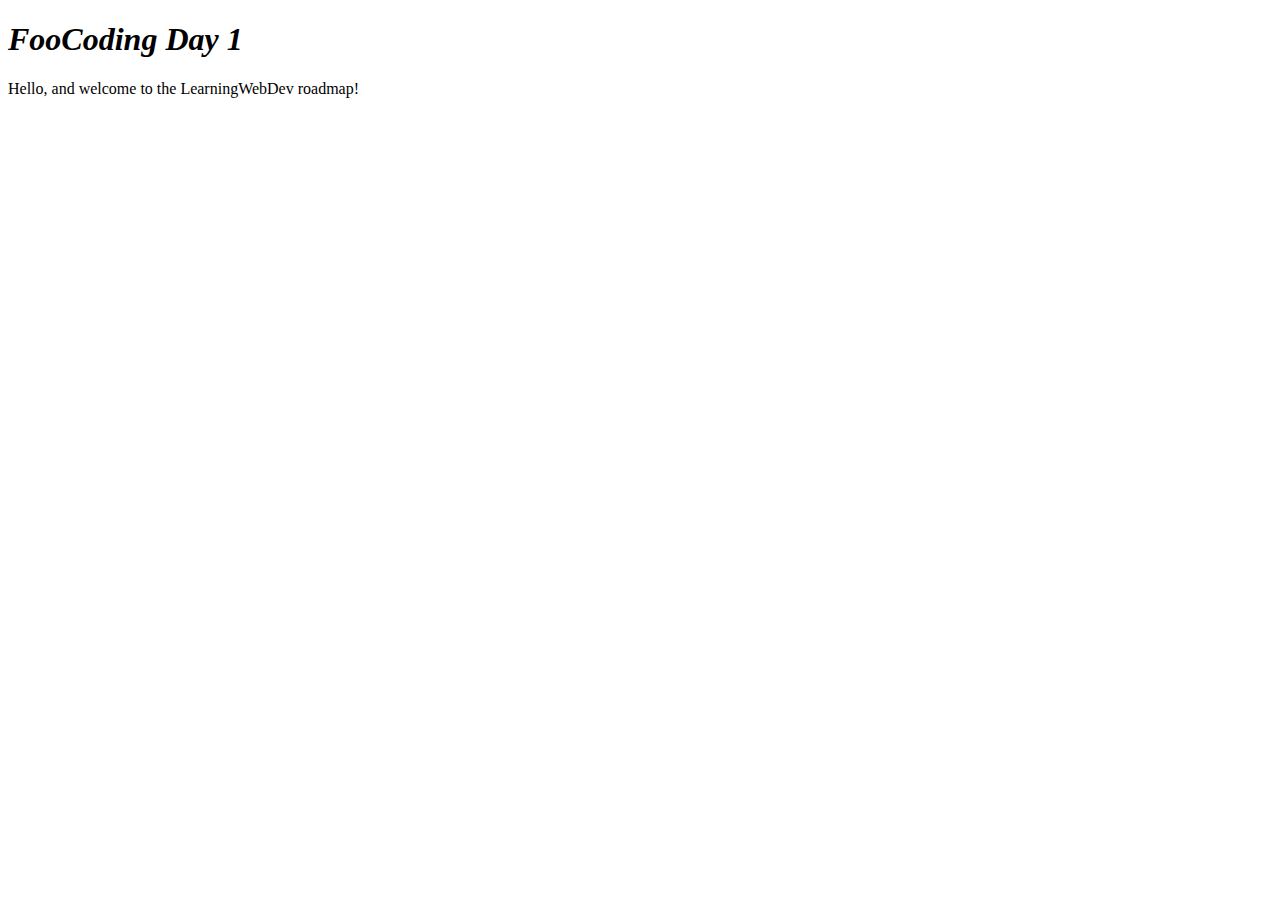
<file: FooCoding_W1/index.html>
<!DOCTYPE html>
<html lang="en">
<head>
  <meta charset="UTF-8">
  <meta http-equiv="X-UA-Compatible" content="IE=edge">
  <meta name="viewport" content="width=<device-width>, initial-scale=1.0">
  <title>Kim on FooCoding</title>
</head>
<body>
  <main>
    <h1><b><i>FooCoding Day 1</i></b></h1>
    <p>Hello, and welcome to the LearningWebDev roadmap!</p>
    </main>
</body>
</html>
</file>
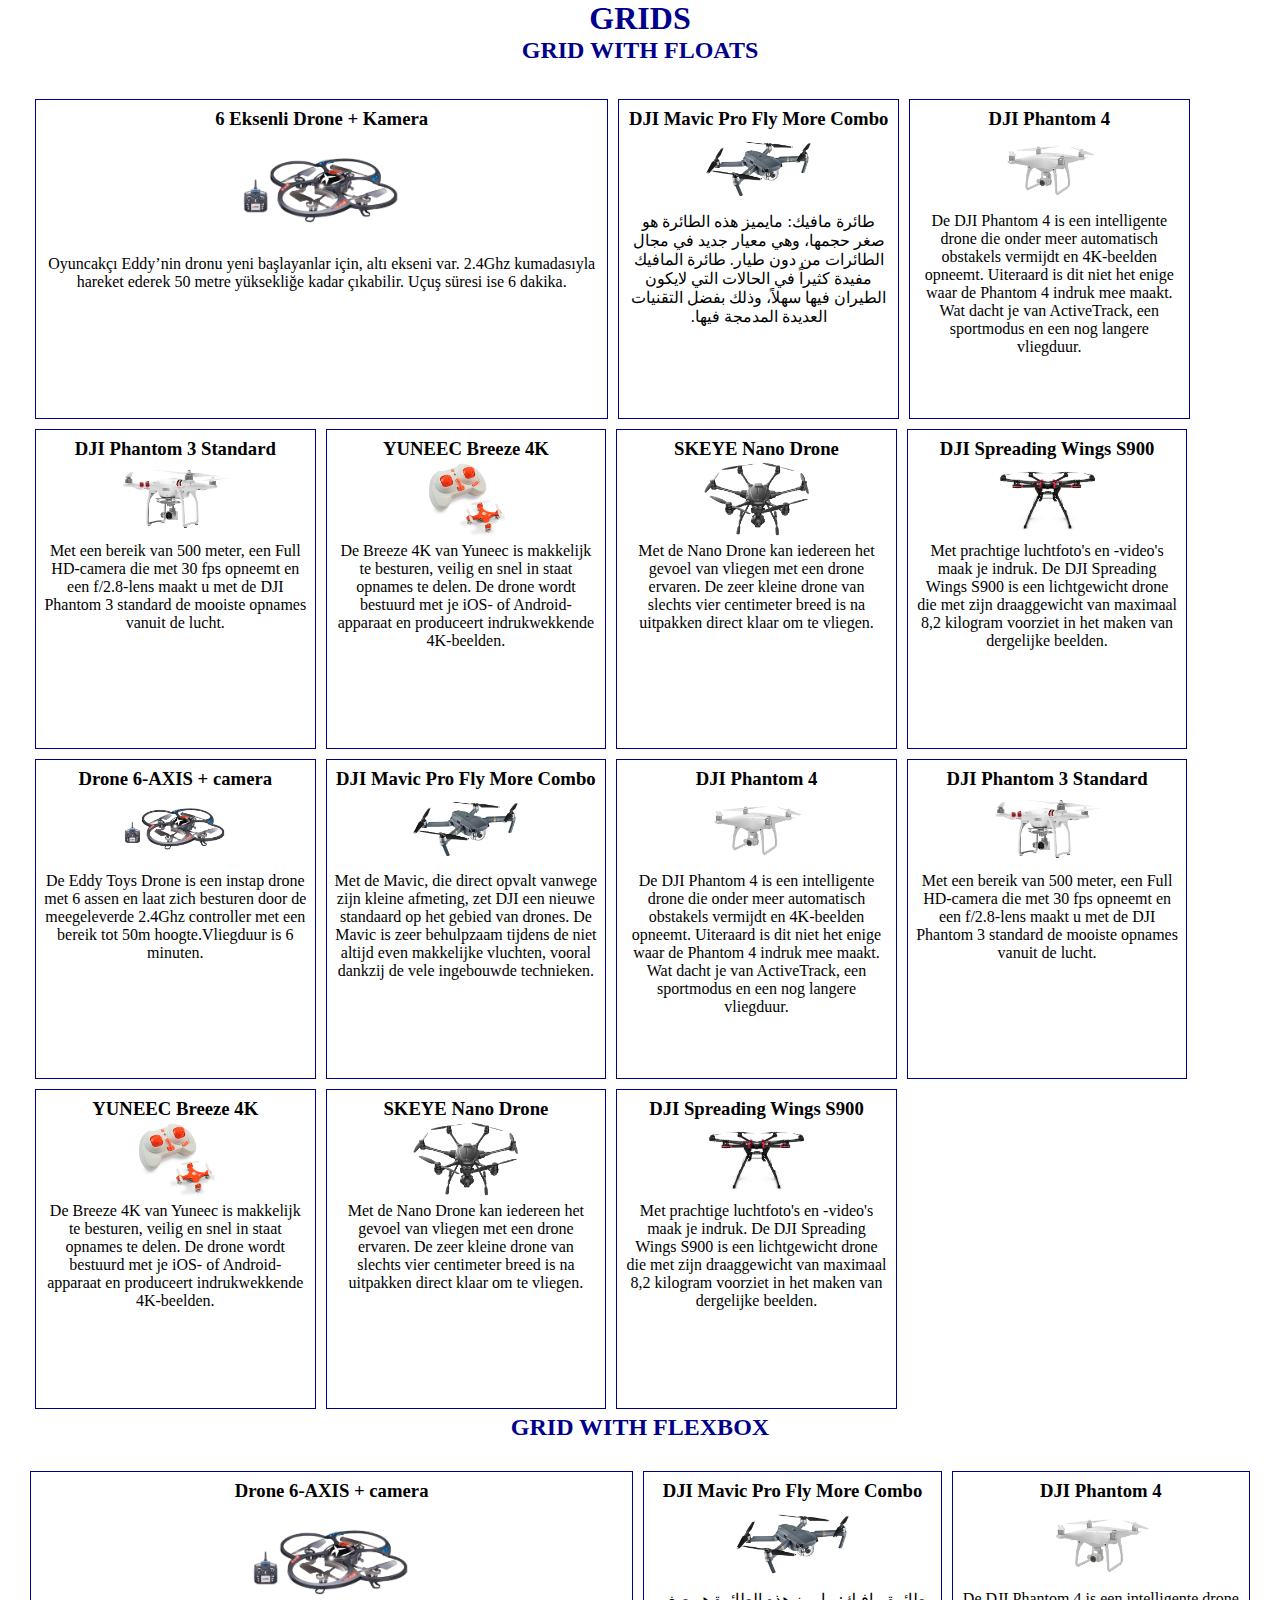
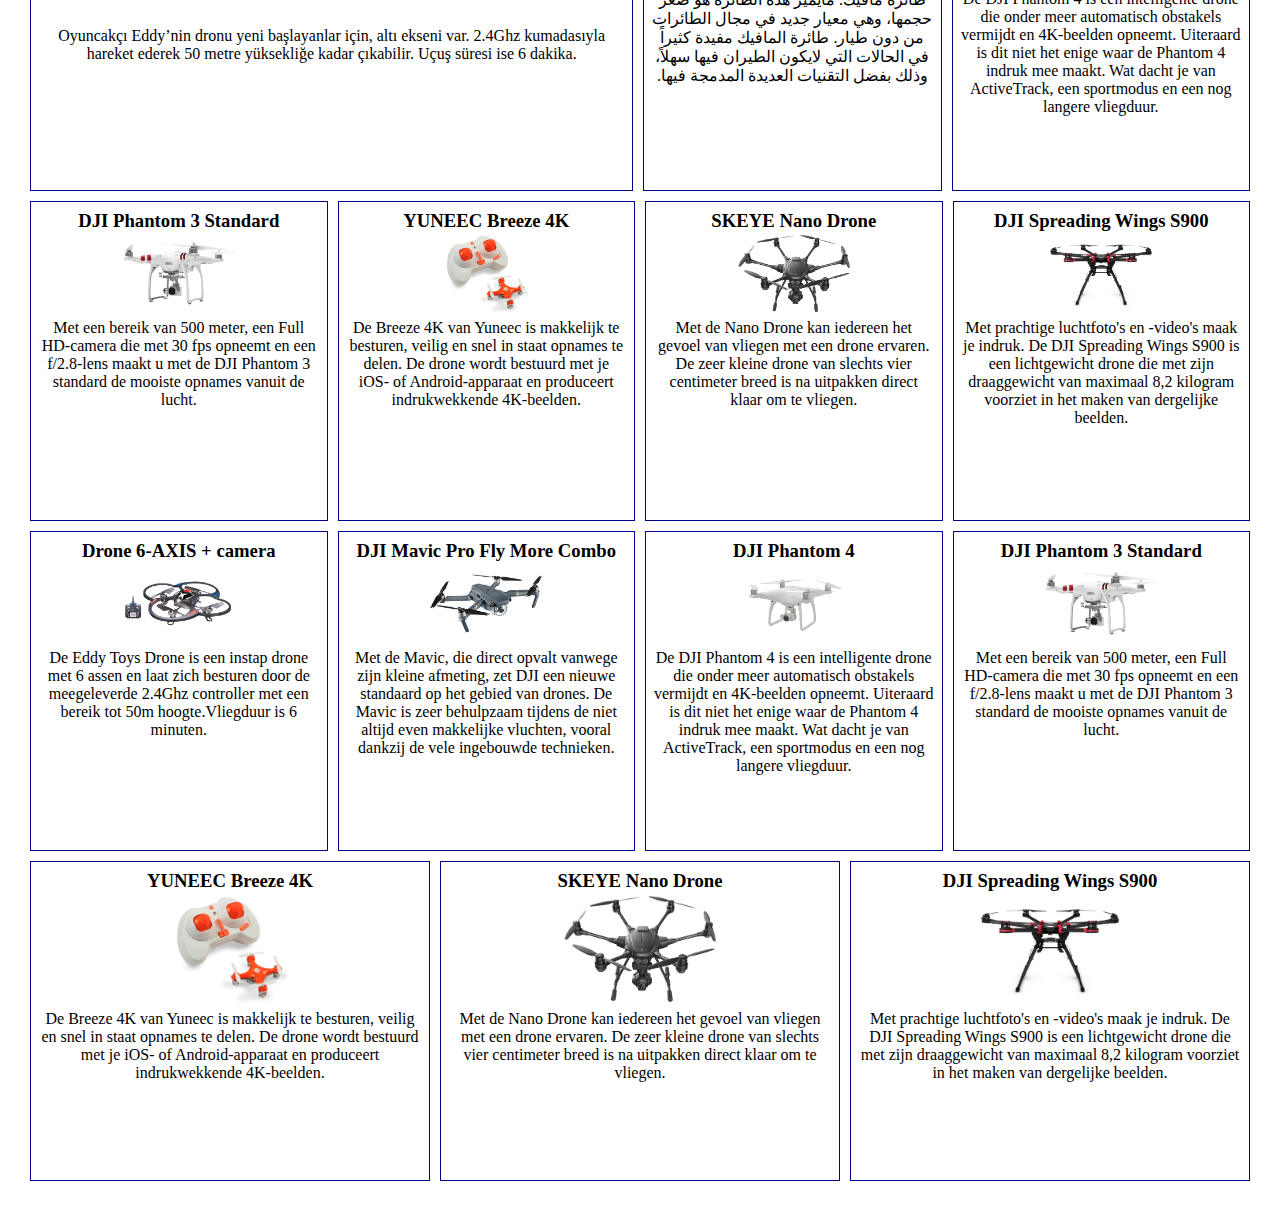
<file: 01. HTML:CSS/02. W2_Assignment/index.html>
<!DOCTYPE html>
<html>
  <head>
    <meta charset="utf-8" />
    <meta name="viewport" content="width=device-width, initial-scale=1.0" />
    <title>Grids</title>
    <link rel="stylesheet" href="style.css" />
  </head>
  <body>
    <header>
      <h1>Grids</h1>
    </header>
    <main>
      <section>
        <h2>Grid with floats</h2>
        <ul id="grid-floats">
          <li class="grid-item">
            <h3>6 Eksenli Drone + Kamera</h3>
            <img src="images/drone1.png" />
            <p>
              Oyuncakçı Eddy’nin dronu yeni başlayanlar için, altı ekseni var.
              2.4Ghz kumadasıyla hareket ederek 50 metre yüksekliğe kadar
              çıkabilir. Uçuş süresi ise 6 dakika.
            </p>
          </li>
          <li class="grid-item">
            <h3>DJI Mavic Pro Fly More Combo</h3>
            <img src="images/drone2.png" />
            <p dir="rtl">
              طائرة مافيك: مايميز هذه الطائرة هو صغر حجمها، وهي معيار جديد في
              مجال الطائرات من دون طيار. طائرة المافيك مفيدة كثيراً في الحالات
              التي لايكون الطيران فيها سهلاً، وذلك بفضل التقنيات العديدة المدمجة
              فيها.
            </p>
          </li>
          <li class="grid-item">
            <h3>DJI Phantom 4</h3>
            <img src="images/drone3.png" />
            <p>
              De DJI Phantom 4 is een intelligente drone die onder meer
              automatisch obstakels vermijdt en 4K-beelden opneemt. Uiteraard is
              dit niet het enige waar de Phantom 4 indruk mee maakt. Wat dacht
              je van ActiveTrack, een sportmodus en een nog langere vliegduur.
            </p>
          </li>
          <li class="grid-item">
            <h3>DJI Phantom 3 Standard</h3>
            <img src="images/drone4.png" />
            <p>
              Met een bereik van 500 meter, een Full HD-camera die met 30 fps
              opneemt en een f/2.8-lens maakt u met de DJI Phantom 3 standard de
              mooiste opnames vanuit de lucht.
            </p>
          </li>
          <li class="grid-item">
            <h3>YUNEEC Breeze 4K</h3>
            <img src="images/drone5.png" />
            <p>
              De Breeze 4K van Yuneec is makkelijk te besturen, veilig en snel
              in staat opnames te delen. De drone wordt bestuurd met je iOS- of
              Android-apparaat en produceert indrukwekkende 4K-beelden.
            </p>
          </li>
          <li class="grid-item">
            <h3>SKEYE Nano Drone</h3>
            <img src="images/drone6.png" />
            <p>
              Met de Nano Drone kan iedereen het gevoel van vliegen met een
              drone ervaren. De zeer kleine drone van slechts vier centimeter
              breed is na uitpakken direct klaar om te vliegen.
            </p>
          </li>
          <li class="grid-item">
            <h3>DJI Spreading Wings S900</h3>
            <img src="images/drone7.png" />
            <p>
              Met prachtige luchtfoto's en -video's maak je indruk. De DJI
              Spreading Wings S900 is een lichtgewicht drone die met zijn
              draaggewicht van maximaal 8,2 kilogram voorziet in het maken van
              dergelijke beelden.
            </p>
          </li>
          <li class="grid-item">
            <h3>Drone 6-AXIS + camera</h3>
            <img src="images/drone1.png" />
            <p>
              De Eddy Toys Drone is een instap drone met 6 assen en laat zich
              besturen door de meegeleverde 2.4Ghz controller met een bereik tot
              50m hoogte.Vliegduur is 6 minuten.
            </p>
          </li>
          <li class="grid-item">
            <h3>DJI Mavic Pro Fly More Combo</h3>
            <img src="images/drone2.png" />
            <p>
              Met de Mavic, die direct opvalt vanwege zijn kleine afmeting, zet
              DJI een nieuwe standaard op het gebied van drones. De Mavic is
              zeer behulpzaam tijdens de niet altijd even makkelijke vluchten,
              vooral dankzij de vele ingebouwde technieken.
            </p>
          </li>
          <li class="grid-item">
            <h3>DJI Phantom 4</h3>
            <img src="images/drone3.png" />
            <p>
              De DJI Phantom 4 is een intelligente drone die onder meer
              automatisch obstakels vermijdt en 4K-beelden opneemt. Uiteraard is
              dit niet het enige waar de Phantom 4 indruk mee maakt. Wat dacht
              je van ActiveTrack, een sportmodus en een nog langere vliegduur.
            </p>
          </li>
          <li class="grid-item">
            <h3>DJI Phantom 3 Standard</h3>
            <img src="images/drone4.png" />
            <p>
              Met een bereik van 500 meter, een Full HD-camera die met 30 fps
              opneemt en een f/2.8-lens maakt u met de DJI Phantom 3 standard de
              mooiste opnames vanuit de lucht.
            </p>
          </li>
          <li class="grid-item">
            <h3>YUNEEC Breeze 4K</h3>
            <img src="images/drone5.png" />
            <p>
              De Breeze 4K van Yuneec is makkelijk te besturen, veilig en snel
              in staat opnames te delen. De drone wordt bestuurd met je iOS- of
              Android-apparaat en produceert indrukwekkende 4K-beelden.
            </p>
          </li>
          <li class="grid-item">
            <h3>SKEYE Nano Drone</h3>
            <img src="images/drone6.png" />
            <p>
              Met de Nano Drone kan iedereen het gevoel van vliegen met een
              drone ervaren. De zeer kleine drone van slechts vier centimeter
              breed is na uitpakken direct klaar om te vliegen.
            </p>
          </li>
          <li class="grid-item">
            <h3>DJI Spreading Wings S900</h3>
            <img src="images/drone7.png" />
            <p>
              Met prachtige luchtfoto's en -video's maak je indruk. De DJI
              Spreading Wings S900 is een lichtgewicht drone die met zijn
              draaggewicht van maximaal 8,2 kilogram voorziet in het maken van
              dergelijke beelden.
            </p>
          </li>
        </ul>
      </section>
      <section>
        <h2>Grid with flexbox</h2>
        <ul id="grid-flex">
          <li class="grid-item">
            <h3>Drone 6-AXIS + camera</h3>
            <img src="images/drone1.png" />
            <p>
              Oyuncakçı Eddy’nin dronu yeni başlayanlar için, altı ekseni var.
              2.4Ghz kumadasıyla hareket ederek 50 metre yüksekliğe kadar
              çıkabilir. Uçuş süresi ise 6 dakika.
            </p>
          </li>
          <li class="grid-item">
            <h3>DJI Mavic Pro Fly More Combo</h3>
            <img src="images/drone2.png" />
            <p dir="rtl">
              طائرة مافيك: مايميز هذه الطائرة هو صغر حجمها، وهي معيار جديد في
              مجال الطائرات من دون طيار. طائرة المافيك مفيدة كثيراً في الحالات
              التي لايكون الطيران فيها سهلاً، وذلك بفضل التقنيات العديدة المدمجة
              فيها.
            </p>
          </li>
          <li class="grid-item">
            <h3>DJI Phantom 4</h3>
            <img src="images/drone3.png" />
            <p>
              De DJI Phantom 4 is een intelligente drone die onder meer
              automatisch obstakels vermijdt en 4K-beelden opneemt. Uiteraard is
              dit niet het enige waar de Phantom 4 indruk mee maakt. Wat dacht
              je van ActiveTrack, een sportmodus en een nog langere vliegduur.
            </p>
          </li>
          <li class="grid-item">
            <h3>DJI Phantom 3 Standard</h3>
            <img src="images/drone4.png" />
            <p>
              Met een bereik van 500 meter, een Full HD-camera die met 30 fps
              opneemt en een f/2.8-lens maakt u met de DJI Phantom 3 standard de
              mooiste opnames vanuit de lucht.
            </p>
          </li>
          <li class="grid-item">
            <h3>YUNEEC Breeze 4K</h3>
            <img src="images/drone5.png" />
            <p>
              De Breeze 4K van Yuneec is makkelijk te besturen, veilig en snel
              in staat opnames te delen. De drone wordt bestuurd met je iOS- of
              Android-apparaat en produceert indrukwekkende 4K-beelden.
            </p>
          </li>
          <li class="grid-item">
            <h3>SKEYE Nano Drone</h3>
            <img src="images/drone6.png" />
            <p>
              Met de Nano Drone kan iedereen het gevoel van vliegen met een
              drone ervaren. De zeer kleine drone van slechts vier centimeter
              breed is na uitpakken direct klaar om te vliegen.
            </p>
          </li>
          <li class="grid-item">
            <h3>DJI Spreading Wings S900</h3>
            <img src="images/drone7.png" />
            <p>
              Met prachtige luchtfoto's en -video's maak je indruk. De DJI
              Spreading Wings S900 is een lichtgewicht drone die met zijn
              draaggewicht van maximaal 8,2 kilogram voorziet in het maken van
              dergelijke beelden.
            </p>
          </li>
          <li class="grid-item">
            <h3>Drone 6-AXIS + camera</h3>
            <img src="images/drone1.png" />
            <p>
              De Eddy Toys Drone is een instap drone met 6 assen en laat zich
              besturen door de meegeleverde 2.4Ghz controller met een bereik tot
              50m hoogte.Vliegduur is 6 minuten.
            </p>
          </li>
          <li class="grid-item">
            <h3>DJI Mavic Pro Fly More Combo</h3>
            <img src="images/drone2.png" />
            <p>
              Met de Mavic, die direct opvalt vanwege zijn kleine afmeting, zet
              DJI een nieuwe standaard op het gebied van drones. De Mavic is
              zeer behulpzaam tijdens de niet altijd even makkelijke vluchten,
              vooral dankzij de vele ingebouwde technieken.
            </p>
          </li>
          <li class="grid-item">
            <h3>DJI Phantom 4</h3>
            <img src="images/drone3.png" />
            <p>
              De DJI Phantom 4 is een intelligente drone die onder meer
              automatisch obstakels vermijdt en 4K-beelden opneemt. Uiteraard is
              dit niet het enige waar de Phantom 4 indruk mee maakt. Wat dacht
              je van ActiveTrack, een sportmodus en een nog langere vliegduur.
            </p>
          </li>
          <li class="grid-item">
            <h3>DJI Phantom 3 Standard</h3>
            <img src="images/drone4.png" />
            <p>
              Met een bereik van 500 meter, een Full HD-camera die met 30 fps
              opneemt en een f/2.8-lens maakt u met de DJI Phantom 3 standard de
              mooiste opnames vanuit de lucht.
            </p>
          </li>
          <li class="grid-item">
            <h3>YUNEEC Breeze 4K</h3>
            <img src="images/drone5.png" />
            <p>
              De Breeze 4K van Yuneec is makkelijk te besturen, veilig en snel
              in staat opnames te delen. De drone wordt bestuurd met je iOS- of
              Android-apparaat en produceert indrukwekkende 4K-beelden.
            </p>
          </li>
          <li class="grid-item">
            <h3>SKEYE Nano Drone</h3>
            <img src="images/drone6.png" />
            <p>
              Met de Nano Drone kan iedereen het gevoel van vliegen met een
              drone ervaren. De zeer kleine drone van slechts vier centimeter
              breed is na uitpakken direct klaar om te vliegen.
            </p>
          </li>
          <li class="grid-item">
            <h3>DJI Spreading Wings S900</h3>
            <img src="images/drone7.png" />
            <p>
              Met prachtige luchtfoto's en -video's maak je indruk. De DJI
              Spreading Wings S900 is een lichtgewicht drone die met zijn
              draaggewicht van maximaal 8,2 kilogram voorziet in het maken van
              dergelijke beelden.
            </p>
          </li>
        </ul>
      </section>
    </main>
  </body>
</html>
</file>
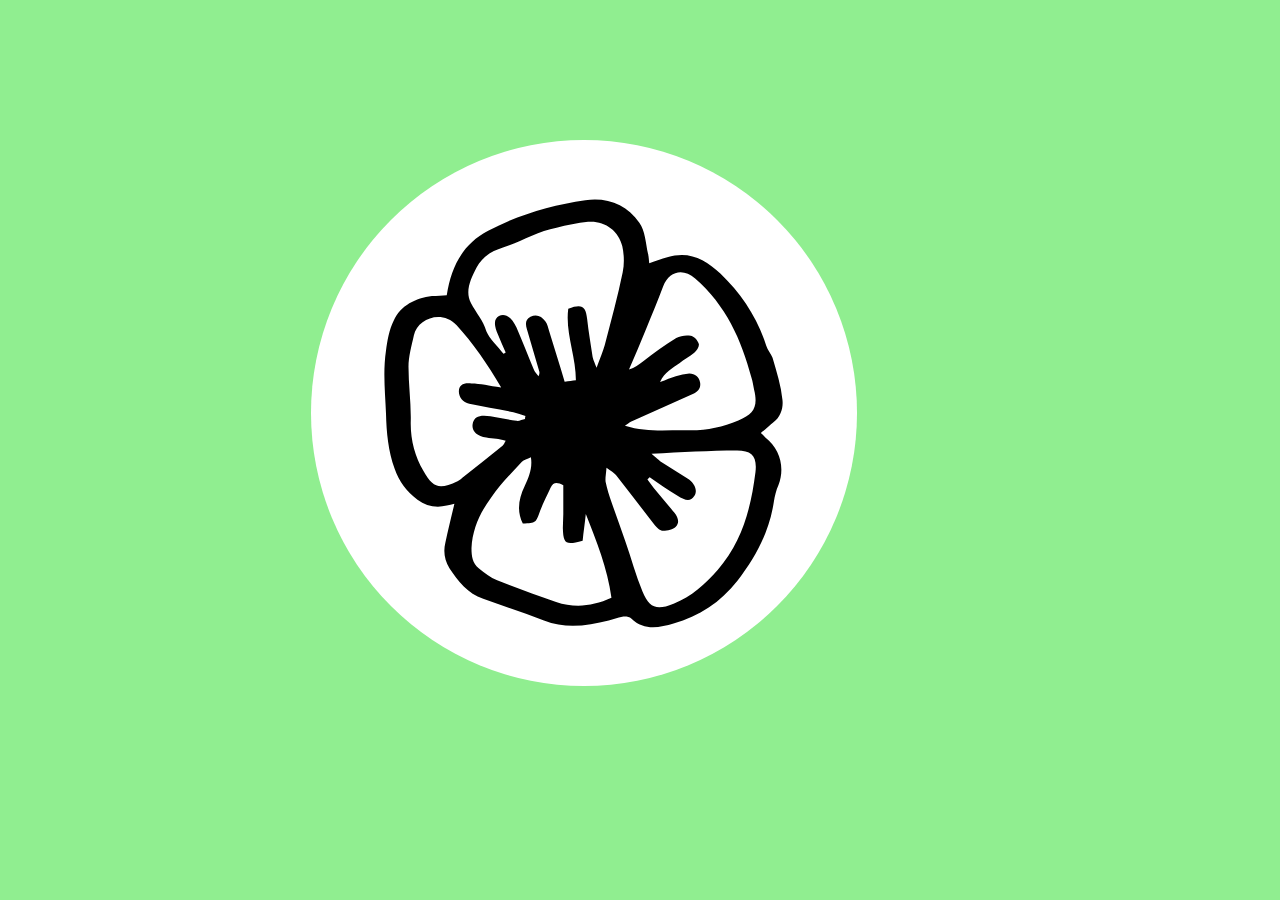
<file: 01. HTML:CSS/02. W2_Practice Animation/index.html>
<!DOCTYPE html>
<html lang="en">
  <head>
    <meta charset="UTF-8" />
    <meta name="viewport" content="width=device-width, initial-scale=1.0" />
    <meta http-equiv="X-UA-Compatible" content="ie=edge" />
    <title>My animation</title>
    <link rel="stylesheet" href="style.css" />
  </head>
  <body>
    <div class="animation-container">
      <div class="flower">
        <img src="noun_Flower_1072218.svg" />
      </div>
    </div>
  </body>
</html>
</file>
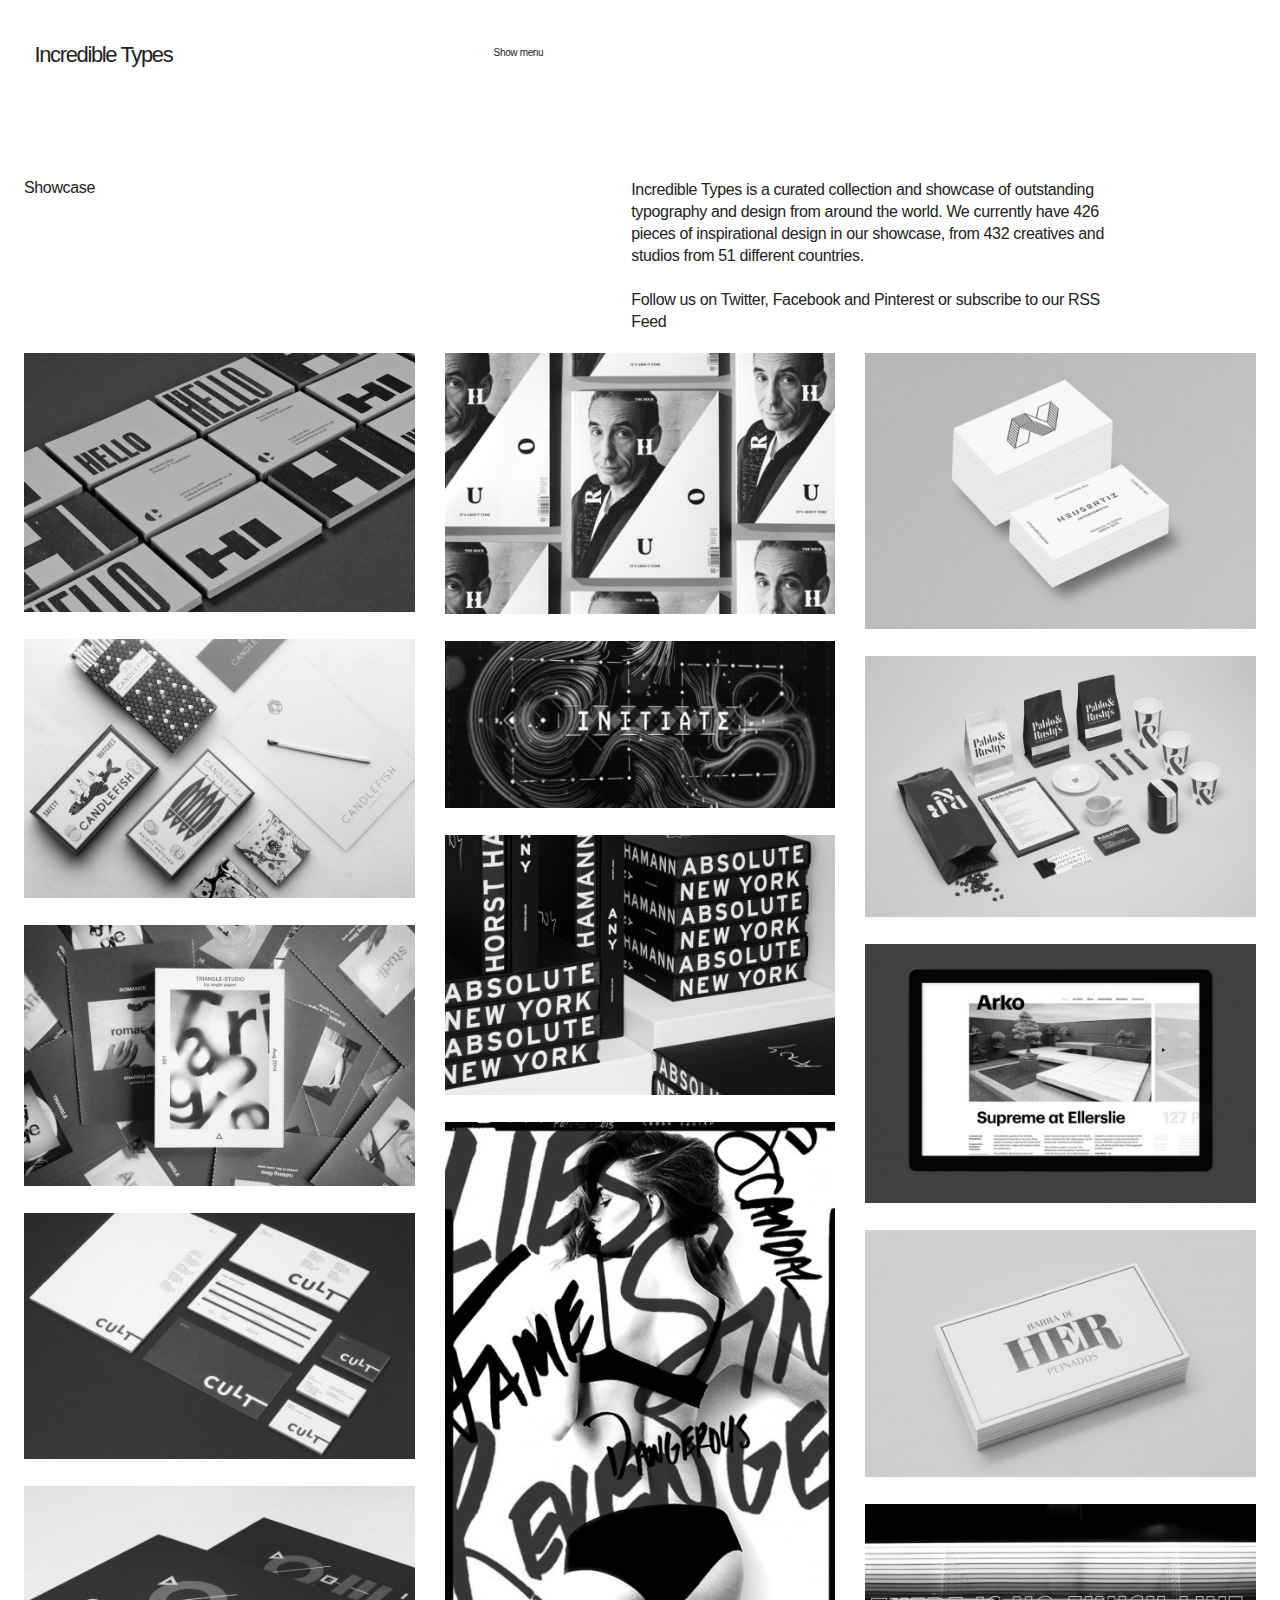
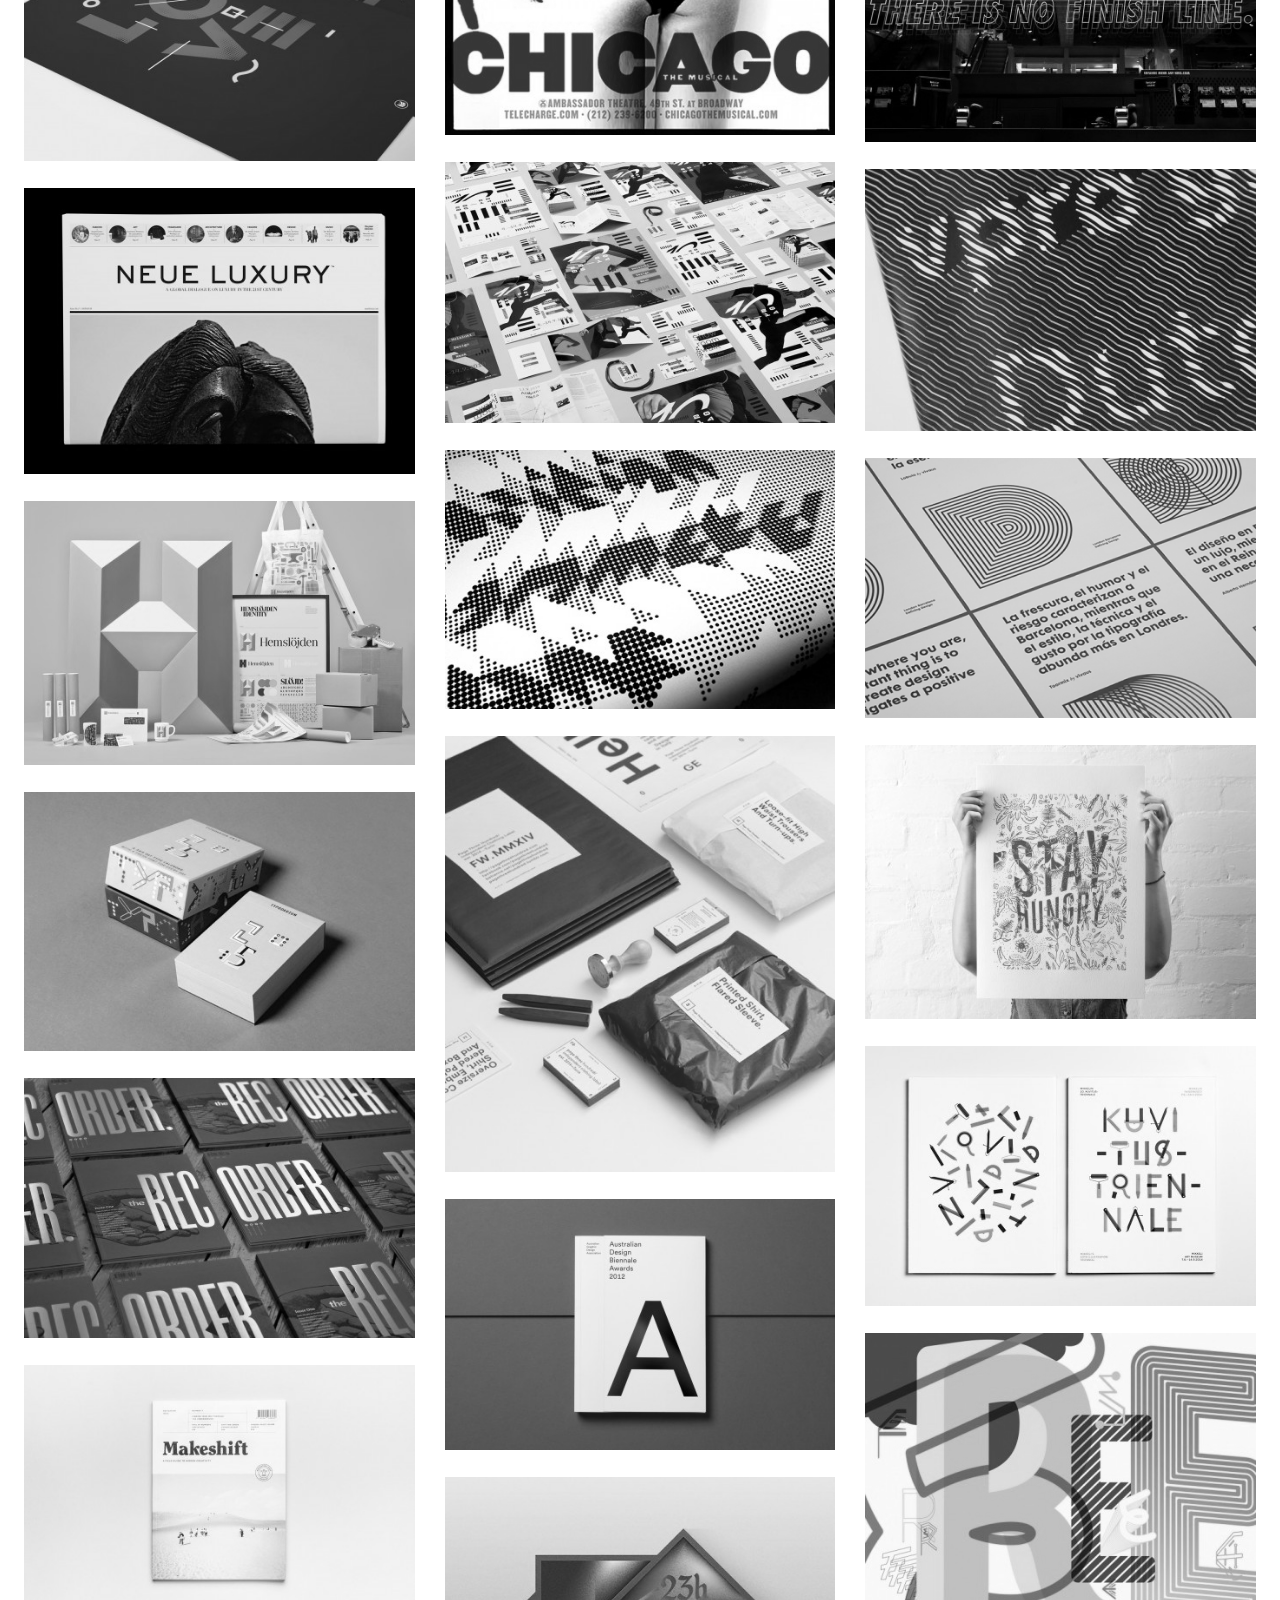
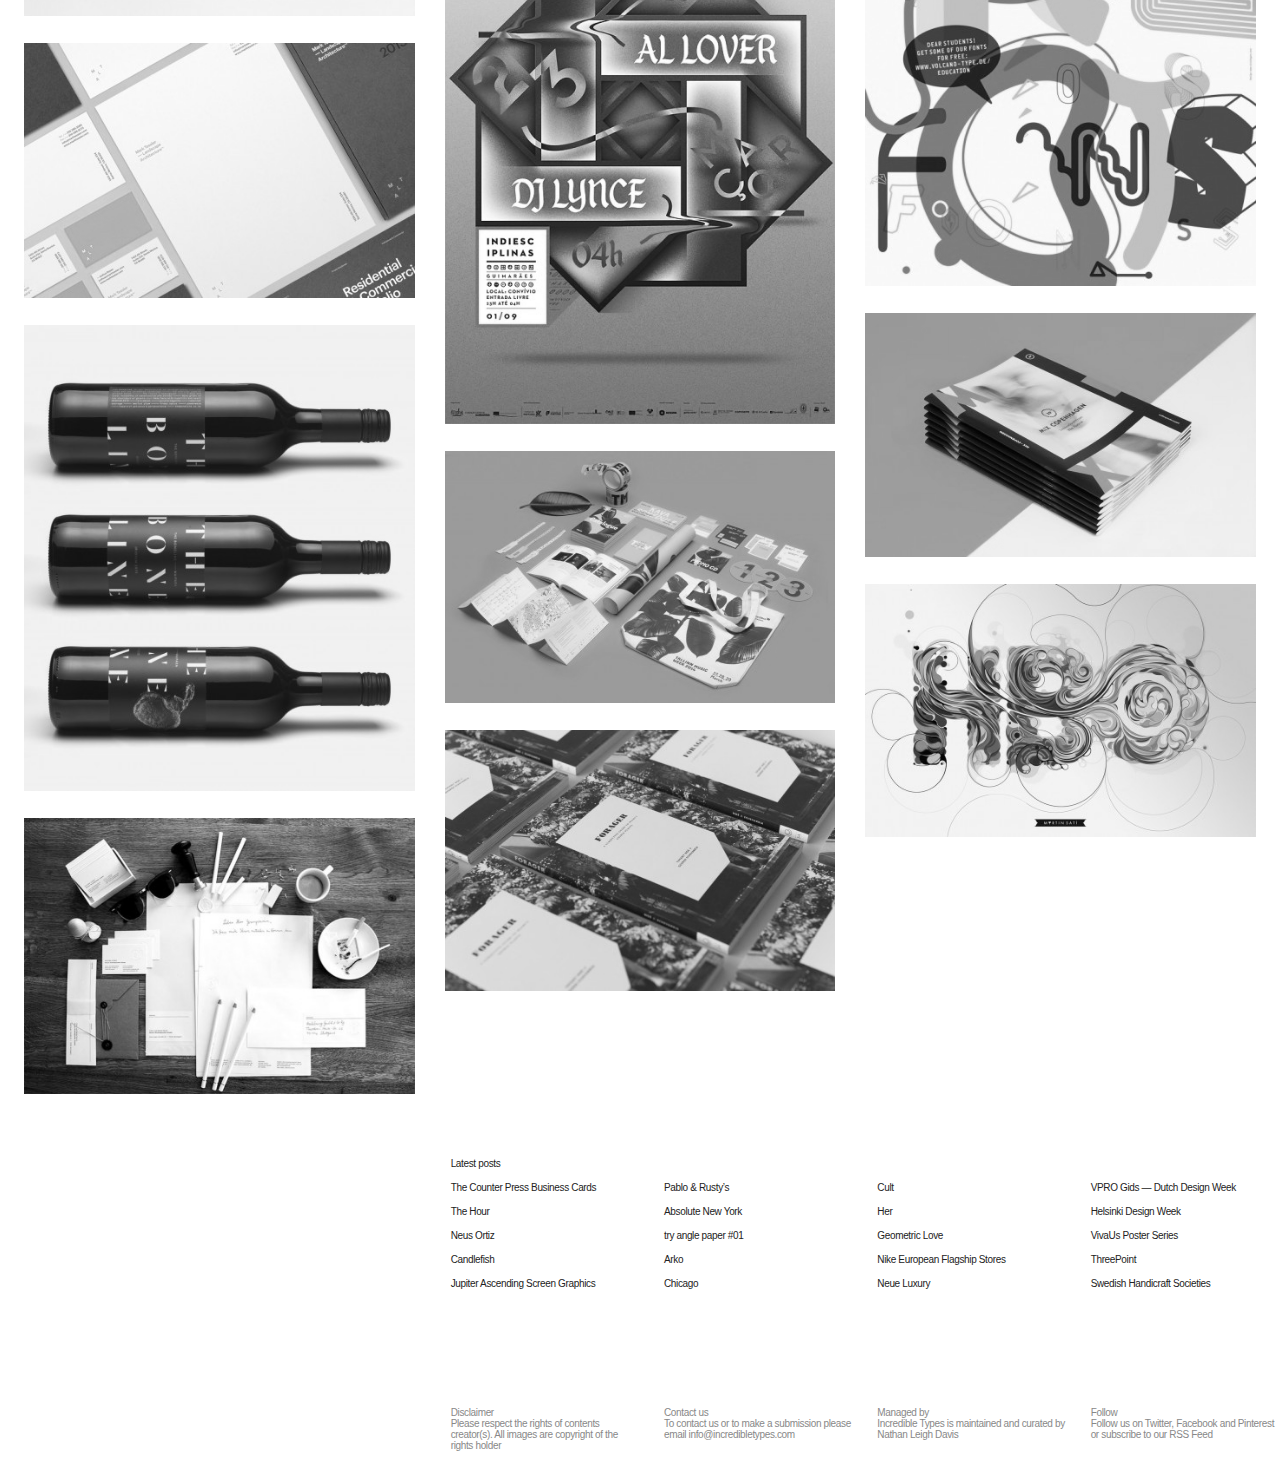
<file: 01. HTML:CSS/03. W3_Assignment/index.html>
<!DOCTYPE html>
<html lang="en">
  <head>
    <meta charset="UTF-8" />
    <meta name="viewport" content="width=device-width, initial-scale=1.0" />
    <title>Showcase | Incredible Types</title>
    <link rel="stylesheet" href="style.css" />
  </head>
  <body>
    <header>
      <h1 class="title">Incredible Types</h1>
      <nav class="nav" role="navigation">
        <a href="#">Show menu</a>
      </nav>
    </header>
    <main>
      <!-- Explanation of Incredible Types -->
      <section class="introduction">
        <h2>Showcase</h2>
        <p>
          Incredible Types is a curated collection and showcase of outstanding
          typography and design from around the world. We currently have 426
          pieces of inspirational design in our showcase, from 432 creatives and
          studios from 51 different countries. <br /><br />
          Follow us on Twitter, Facebook and Pinterest or subscribe to our RSS
          Feed
        </p>
      </section>
      <!-- Image masonry -->
      <section class="masonry">
        <article class="brick">
          <img
            src="images/counter-press-business-cards-01-450x298.jpg"
            alt="the counter press business cards"
          />
        </article>
        <article class="brick">
          <img
            src="images/candlefish-identity-01-450x299.jpg"
            alt="candlefish"
          />
        </article>
        <article class="brick">
          <img
            src="images/try-angle-paper-1-01-450x300.jpg"
            alt="try angle paper"
          />
        </article>
        <article class="brick">
          <img
            src="images/cult-furniture-branding-02-450x284.jpg"
            alt="cult furniture"
          />
        </article>
        <article class="brick">
          <img
            src="images/geometric-love-print-01-450x316.jpg"
            alt="geometric love"
          />
        </article>
        <article class="brick">
          <img
            src="images/neue-luxury-broadsheet-by-3deep-01-450x330.jpg"
            alt="neue-luxury"
          />
        </article>
        <article class="brick">
          <img
            src="images/swedish-handicraft-societies-01-450x304.jpg"
            alt="swedish handicraft societies"
          />
        </article>
        <article class="brick">
          <img src="images/typodarium-2015-01-450x299.jpg" alt="typodarium" />
        </article>
        <article class="brick">
          <img
            src="images/the-recorder-magazine-01-450x299.jpg"
            alt="the recorder"
          />
        </article>
        <article class="brick">
          <img
            src="images/makeshift-magazine-design-01-450x289.jpg"
            alt="makeshift magazine design"
          />
        </article>
        <article class="brick">
          <img
            src="images/mark-tessier-landscape-architecture-identity-01-450x294.jpg"
            alt="mark tessier landscape"
          />
        </article>
        <article class="brick">
          <img
            src="images/the-bone-line-packaging-01-450x537.jpg"
            alt="the bone line packaging"
          />
        </article>
        <article class="brick">
          <img
            src="images/cibic-and-hanke-identity-01-450x318.jpg"
            alt="cibic hanke"
          />
        </article>
        <article class="brick">
          <img
            src="images/the-hour-editorial-design-01-450x301.png"
            alt="the hour"
          />
        </article>
        <article class="brick">
          <img
            src="images/jupiter-ascending-motion-graphics-01-450x192.jpg"
            alt="jupiter graphics"
          />
        </article>
        <article class="brick">
          <img
            src="images/absolute-new-york-450x300.jpg"
            alt="absolute new york"
          />
        </article>
        <article class="brick">
          <img
            src="images/proposed-chicago-advertising-campaign-01-450x706.jpg"
            alt="chicago"
          />
        </article>
        <article class="brick">
          <img
            src="images/helsinki-design-week-identity-01-450x300.jpg"
            alt="helsinki design week"
          />
        </article>
        <article class="brick">
          <img src="images/threepoint-poster-03-450x299.jpg" alt="threepoint" />
        </article>
        <article class="brick">
          <img
            src="images/page-three-hundred-01-450x502.jpg"
            alt="pth fall winter 2014"
          />
        </article>
        <article class="brick">
          <img
            src="images/agda-awards-book-01-450x289.jpg"
            alt="agda awards book"
          />
        </article>
        <article class="brick">
          <img
            src="images/indiesciplinas-experimental-posters-01-450x630.jpg"
            alt="indiesciplinas"
          />
        </article>
        <article class="brick">
          <img
            src="images/tallinn-music-week-festival-identity-01-450x291.jpg"
            alt="talinn music week"
          />
        </article>
        <article class="brick">
          <img
            src="images/forager-book-design-01-450x300.jpg"
            alt="forager book design"
          />
        </article>
        <article class="brick">
          <img
            src="images/neus-ortiz-identity-01-450x318.jpg"
            alt="neus ortiz"
          />
        </article>
        <article class="brick">
          <img
            src="images/pablo-and-rustys-brand-id-1-450x300.jpg"
            alt="pablo and rustys brand"
          />
        </article>
        <article class="brick">
          <img
            src="images/arko-rebrand-by-strategy-design-and-advertising-01-450x299.jpg"
            alt="arko branding"
          />
        </article>
        <article class="brick">
          <img
            src="images/glasfurd-walker-her-branding-01-450x285.jpg"
            alt="glasfurd walker her"
          />
        </article>
        <article class="brick">
          <img src="images/nike-flagship-signage-01-450x274.jpg" alt="nike" />
        </article>
        <article class="brick">
          <img
            src="images/VPRO-gids-dutch-design-week-cover-01-450x301.jpg"
            alt="vpro"
          />
        </article>
        <article class="brick">
          <img
            src="images/vivaus-poster-series-01-450x300.png"
            alt="vivaus poster"
          />
        </article>
        <article class="brick">
          <img
            src="images/stay-hungry-letterpress-poster-01-450x315.jpg"
            alt="stay hungry"
          />
        </article>
        <article class="brick">
          <img
            src="images/mikkeli-illustration-triennial-01-450x300.jpg"
            alt="mikkeli illustration triennial"
          />
        </article>
        <article class="brick">
          <img
            src="images/volcano-type-poster-01-450x637.jpg"
            alt="volcano type"
          />
        </article>
        <article class="brick">
          <img
            src="images/mix-copenhagen-film-festival-brand-identity-01-450x281.jpg"
            alt="mix copenhagen film festival"
          />
        </article>

        <article class="brick">
          <img src="images/hbo-lettering-01-450x292.jpg" alt="hbo lettering" />
        </article>
      </section>
      <!-- Latest posts -->
      <section class="latest-posts">
        <h3>Latest posts</h3>
        <ul class="col-1">
          <li>
            <a
              href="http://incredibletypes.com/the-counter-press-business-cards/"
              >The Counter Press Business Cards</a
            >
          </li>
          <li><a href="http://incredibletypes.com/the-hour/">The Hour</a></li>
          <li>
            <a href="http://incredibletypes.com/neus-ortiz/">Neus Ortiz</a>
          </li>
          <li>
            <a href="http://incredibletypes.com/candlefish/">Candlefish</a>
          </li>
          <li>
            <a href="http://incredibletypes.com/jupiter-ascending-graphics/"
              >Jupiter Ascending Screen Graphics</a
            >
          </li>
        </ul>
        <ul class="col-2 visibility">
          <li>
            <a href="http://incredibletypes.com/pablo-rustys/"
              >Pablo &amp; Rusty’s</a
            >
          </li>
          <li>
            <a href="http://incredibletypes.com/absolute-new-york/"
              >Absolute New York</a
            >
          </li>
          <li>
            <a href="http://incredibletypes.com/try-angle-paper-01/"
              >try angle paper #01</a
            >
          </li>
          <li><a href="http://incredibletypes.com/arko-branding/">Arko</a></li>
          <li><a href="http://incredibletypes.com/chicago/">Chicago</a></li>
        </ul>
        <ul class="col-3 visibility">
          <li><a href="http://incredibletypes.com/cult/">Cult</a></li>
          <li><a href="http://incredibletypes.com/her/">Her</a></li>
          <li>
            <a href="http://incredibletypes.com/geometric-love/"
              >Geometric Love</a
            >
          </li>
          <li>
            <a href="http://incredibletypes.com/nike-european-flagship-stores/"
              >Nike European Flagship Stores</a
            >
          </li>
          <li>
            <a href="http://incredibletypes.com/neue-luxury/">Neue Luxury</a>
          </li>
        </ul>
        <ul class="col-4 visibility">
          <li>
            <a href="http://incredibletypes.com/vpro-gids-cover/"
              >VPRO Gids — Dutch Design Week</a
            >
          </li>
          <li>
            <a href="http://incredibletypes.com/helsinki-design-week/"
              >Helsinki Design Week</a
            >
          </li>
          <li>
            <a href="http://incredibletypes.com/vivaus-posters/"
              >VivaUs Poster Series</a
            >
          </li>
          <li>
            <a href="http://incredibletypes.com/threepoint/">ThreePoint</a>
          </li>
          <li>
            <a href="http://incredibletypes.com/swedish-handicraft-societies/"
              >Swedish Handicraft Societies</a
            >
          </li>
        </ul>
      </section>
      <footer>
        <section>
          <h3>Disclaimer</h3>
          <p>
            Please respect the rights of contents creator(s). All images are
            copyright of the rights holder
          </p>
        </section>
        <section>
          <h3>Contact us</h3>
          <p>
            To contact us or to make a submission please email
            <a href="mailto:info@incredibletypes.com"
              >info@incredibletypes.com</a
            >
          </p>
        </section>
        <section>
          <h3>Managed by</h3>
          <p>
            Incredible Types is maintained and curated by
            <a href="http://finethought.com" target="_blank"
              >Nathan Leigh Davis</a
            >
          </p>
        </section>
        <section>
          <h3>Follow</h3>
          <p>
            Follow us on
            <a href="https://twitter.com/incredibletypes" target="_blank"
              >Twitter</a
            >,
            <a href="http://www.facebook.com/IncredibleTypes" target="_blank"
              >Facebook</a
            >
            and
            <a href="https://pinterest.com/incredibletypes/" target="_blank"
              >Pinterest</a
            >
            or subscribe to our
            <a
              href="http://feeds.feedburner.com/IncredibleTypes"
              target="_blank"
              >RSS Feed</a
            >
          </p>
        </section>
      </footer>
    </main>
  </body>
</html>
</file>
<file: 01. HTML:CSS/02. W2_Assignment/style.css>
* {
  padding: 0;
  margin: 0;
  box-sizing: border-box;
  list-style: none;
  text-align: center;
}

h1,
h2 {
  text-align: center;
  color: darkblue;
  text-transform: uppercase;
}

.grid-item {
  height: 20rem;
  border: 1px solid darkblue;
  text-align: center;
  padding: 0.5rem;
}

.grid-item:hover {
  border: 4px solid darkblue;
}

#grid-floats,
#grid-flex {
  padding: 30px;
}

/*Grid with floats*/

main:first-child {
  width: 50%;
}

#grid-floats {
  width: 100%;
}
section:last-child {
  clear: left;
}
#grid-floats .grid-item {
  float: left;
  overflow: auto;
  margin: 5px;
}
/* Mobile */
@media only screen and (min-width: 480px) and (max-width: 767px) {
  img {
    max-width: 40%;
    max-height: 40%;
  }
  #grid-floats .grid-item {
    width: 48%;
  }

  #grid-floats .grid-item:nth-child(1) {
    width: 97.5%;
  }
}
/* Tablet */
@media only screen and (min-width: 768px) and (max-width: 991px) {
  img {
    max-width: 40%;
    max-height: 40%;
  }
  #grid-floats .grid-item {
    width: 32%;
  }
  #grid-floats .grid-item:nth-child(1) {
    width: 48.5%;
  }
  #grid-floats .grid-item:nth-child(2) {
    width: 48.5%;
  }
}
/* Desktop */
@media only screen and (min-width: 992px) {
  img {
    max-width: 40%;
    max-height: 40%;
  }
  #grid-floats {
    margin-bottom: 40px;
  }
  #grid-floats .grid-item {
    width: 23%;
  }
  #grid-floats .grid-item:nth-child(1) {
    width: 47%;
  }
  #grid-floats .grid-item:nth-child(2) {
    width: 23%;
  }
}
/* Grid with flex */
/* Mobile */
@media only screen and (min-width: 480px) and (max-width: 767px) {
  #grid-flex {
    display: flex;
    flex-wrap: wrap;
    align-items: flex-start;
    gap: 10px;
  }
  #grid-flex .grid-item {
    flex: 40%;
    overflow-y: auto;
  }
  #grid-flex .grid-item:nth-child(1) {
    flex: 60%;
  }
}
/* Tablet */
@media only screen and (min-width: 768px) and (max-width: 991px) {
  #grid-flex {
    display: flex;
    flex-wrap: wrap;
    align-items: flex-start;
    gap: 10px;
  }
  #grid-flex .grid-item {
    flex: 29%;
    overflow-y: auto;
  }
  #grid-flex .grid-item:nth-child(1) {
    flex: 40%;
  }
  #grid-flex .grid-item:nth-child(2) {
    flex: 40%;
  }
}
/* Desktop */
@media only screen and (min-width: 992px) {
  #grid-flex {
    display: flex;
    flex-wrap: wrap;
    align-items: flex-start;
    gap: 10px;
  }
  #grid-flex .grid-item {
    flex: 20%;
    overflow-y: auto;
  }
  #grid-flex .grid-item:nth-child(1) {
    flex: 45%;
  }
  #grid-flex .grid-item:nth-child(2) {
    flex: 20%;
  }
}
</file>
<file: 01. HTML:CSS/02. W2_Practice Animation/style.css>
/* PAGE STYLING */

body {
  align-items: center;
  background-color: lightgreen;
  display: flex;
  flex-direction: column;
  height: 90vh;
  justify-content: center;
  width: 90vw;
}

.animation-container {
  display: flex;
  align-items: center;
  justify-content: center;
  padding: 3rem;
  background: white;
  border-radius: 50%;
  animation-name: example;
  animation-duration: 2s;
  animation-iteration-count: infinite;
}

.flower {
  height: 450px;
  width: 450px;
}
/* ANIMATION STYLING: */
@keyframes example {
  0% {
    background-color: #ffd6eb;
  }
  20% {
    background-color: #ffbdde;
  }
  40% {
    background-color: #ffa3d1;
  }
  60% {
    background-color: #ff8ac4;
  }
  80% {
    background-color: #ff70b8;
  }
  100% {
    background-color: #ff61b0;
  }
}
</file>
<file: 01. HTML:CSS/03. W3_Assignment/style.css>
* {
  margin: 0;
  padding: 0;
  box-sizing: border-box;
}

body {
  font-family: "Aktiv Grotesk W01 Bold", sans-serif;
  font-size: 0.875rem;
  letter-spacing: -0.025em;
  color: #222;
  background-color: #fff;
}
nav {
  display: flex;
  flex-direction: column;
  line-height: 1.5em;
  padding-left: 1.5rem;
}
h1 {
  font-size: 1.375rem;
  letter-spacing: -0.0625em;
  font-weight: normal;
  padding-bottom: 2.5em;
  padding-left: 1.5rem;
}
h2 {
  font-size: 1rem;
  font-weight: normal;
  padding-bottom: 1.25em;
  padding-left: 1.5rem;
}
h3 {
  font-size: 0.625rem;
  font-weight: normal;
  padding-left: 1.5rem;
}

p {
  padding-left: 1.5rem;
}

li {
  list-style-type: none;
  color: #222;
  padding-left: 1.5rem;
}
img {
  width: 100%;
  filter: grayscale(100%);
}
img:hover {
  filter: grayscale(0%);
}
a {
  font-size: 0.625rem;
}
a:link {
  text-decoration: none;
  color: #222;
}
a:hover {
  text-decoration: underline;
}
a:visited {
  text-decoration: none;
  color: #222;
}
footer {
  font-size: 0.625rem;
  color: #888;
}
footer p {
  padding-bottom: 1.25em;
}
footer a:link {
  text-decoration: none;
  cursor: pointer;
  color: #888;
}
footer a:hover {
  text-decoration: underline;
}
footer a:visited {
  text-decoration: none;
  color: #888;
}
.introduction {
  font-size: 0.875rem;
  padding-bottom: 1.25em;
  font-weight: 400;
}
.introduction p {
  line-height: 1.375rem;
}
.latest-posts {
  display: flex;
  flex-direction: column;
  line-height: 1.5em;
}
.masonry {
  column-count: 2;
  padding-bottom: 2.5em;
}
.brick {
  padding-left: 0.5rem;
  padding-right: 0.5rem;
  padding-bottom: 1.5rem;
}
.visibility {
  display: none;
}

/* desktop  */
@media only screen and (min-width: 769px) {
  body {
    display: grid;
    grid-template-rows: repeat(5, auto);
  
    );
  }
  header {
    display: flex;
    padding: 3em 0.75em 4em 0.75em;
  }
  header h1 { 
    width: 40%;
   } 
  header nav {
    width: 66.66%;
    padding: 0 0.75em;
  }
  .introduction {
    display: flex;
    font-size: 1rem;

  }
  .introduction > h2 {
    width: 40%;
  }
  .introduction > p {
    width: 66.66%;
    padding: 0 10rem;
  }
  .latest-posts {
    display: grid;
    grid-template-columns: repeat(6, 1fr);
    grid-template-rows: repeat(2, minmax(min-content, auto));
    padding-bottom: 8em;
    line-height: 1.375rem;
  }
  .latest-posts ul li a:link {
    color: #222;
  }
  .latest-posts h3 {
    grid-column: 3/4;
    grid-row: 1;
  }
  .col-1 {
    grid-column: 3/4;
    grid-row: 2;
  }
  .col-2 {
    grid-column: 4/5;
    grid-row: 2;
  }
  .col-3 {
    grid-column: 5/6;
    grid-row: 2;
  }
  .col-4 {
    grid-column: 6/7;
    grid-row: 2;
  }
  .visibility {
    display: block;
  }
  footer {
    display: grid;
    grid-template-columns: repeat(6, 1fr);
  }
  footer h3 {
    padding-bottom: rem;
  }
  footer section:nth-child(1) {
    grid-column: 3/4;
  }
  .masonry {
    column-count: 3;
    padding-left: 1rem;
    padding-right: 1rem;
    padding-top: 0;
    padding-bottom: 2rem;
  }
}
</file>
